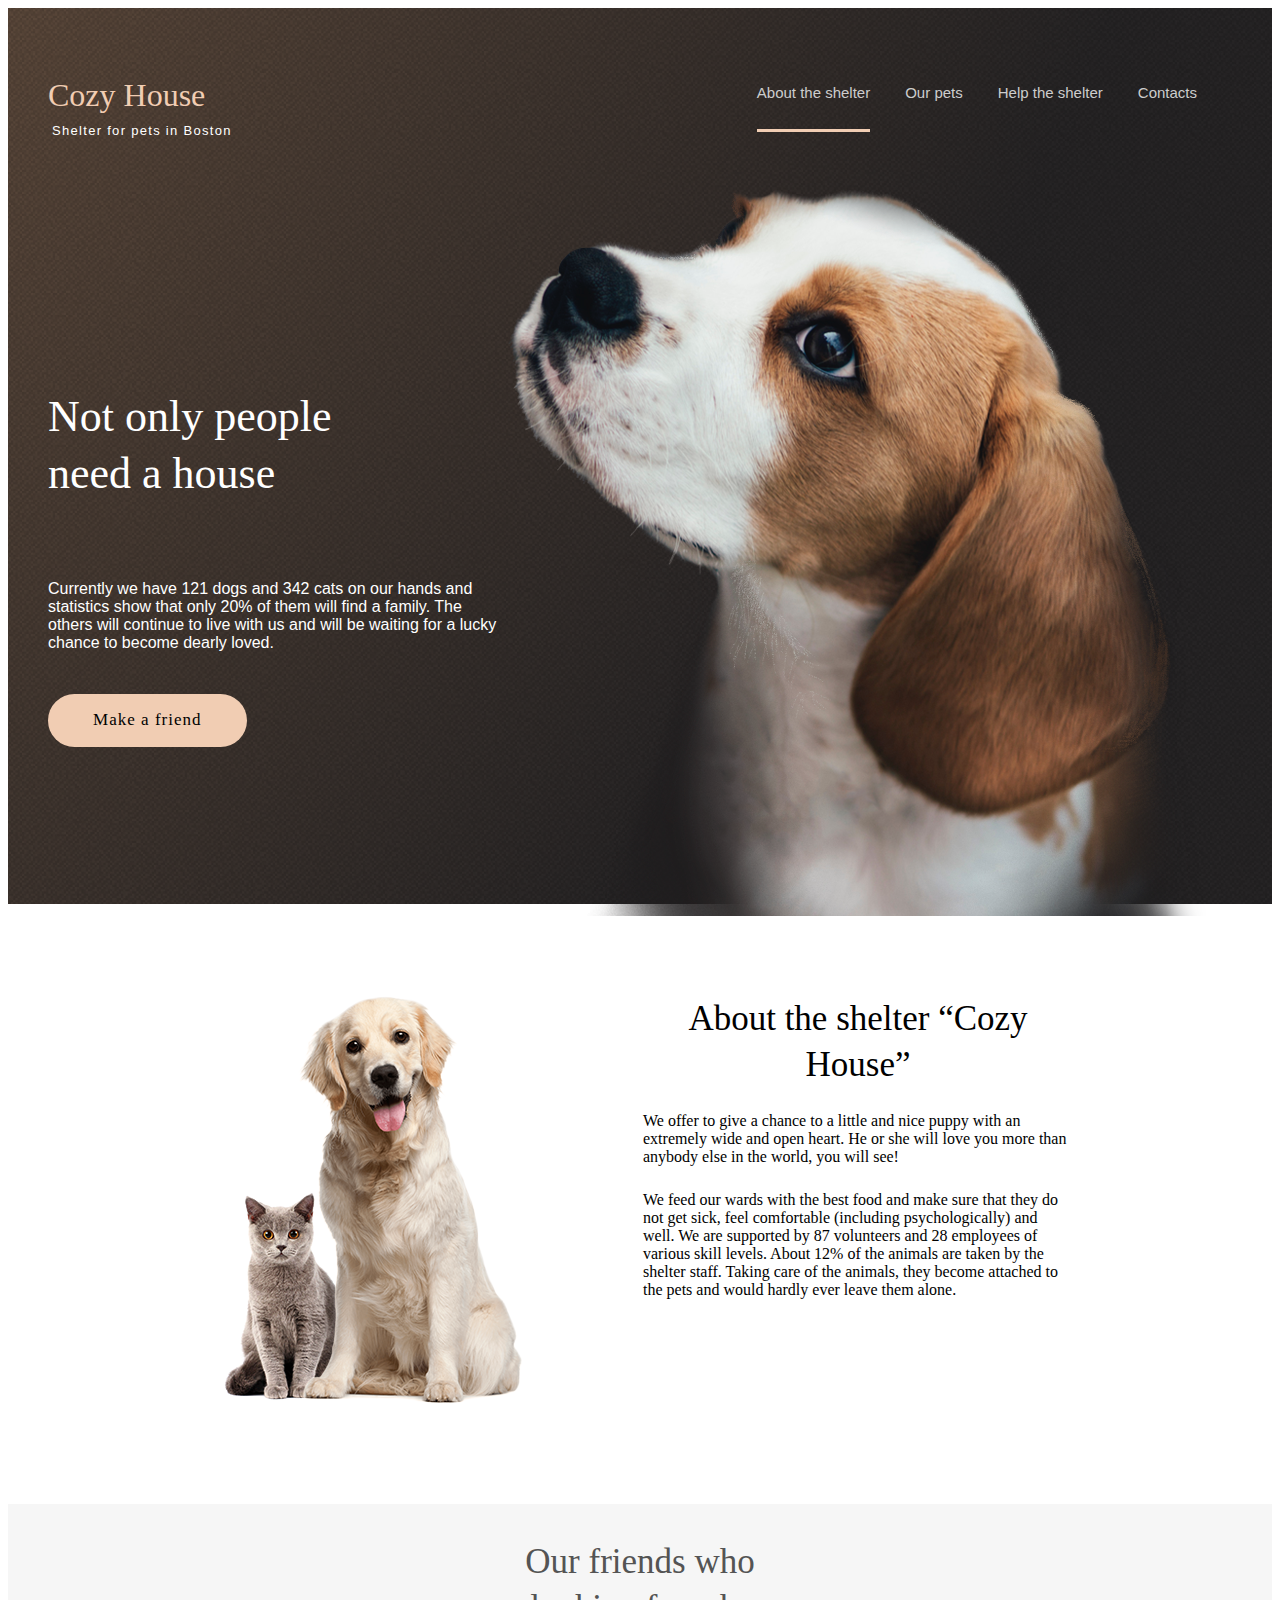
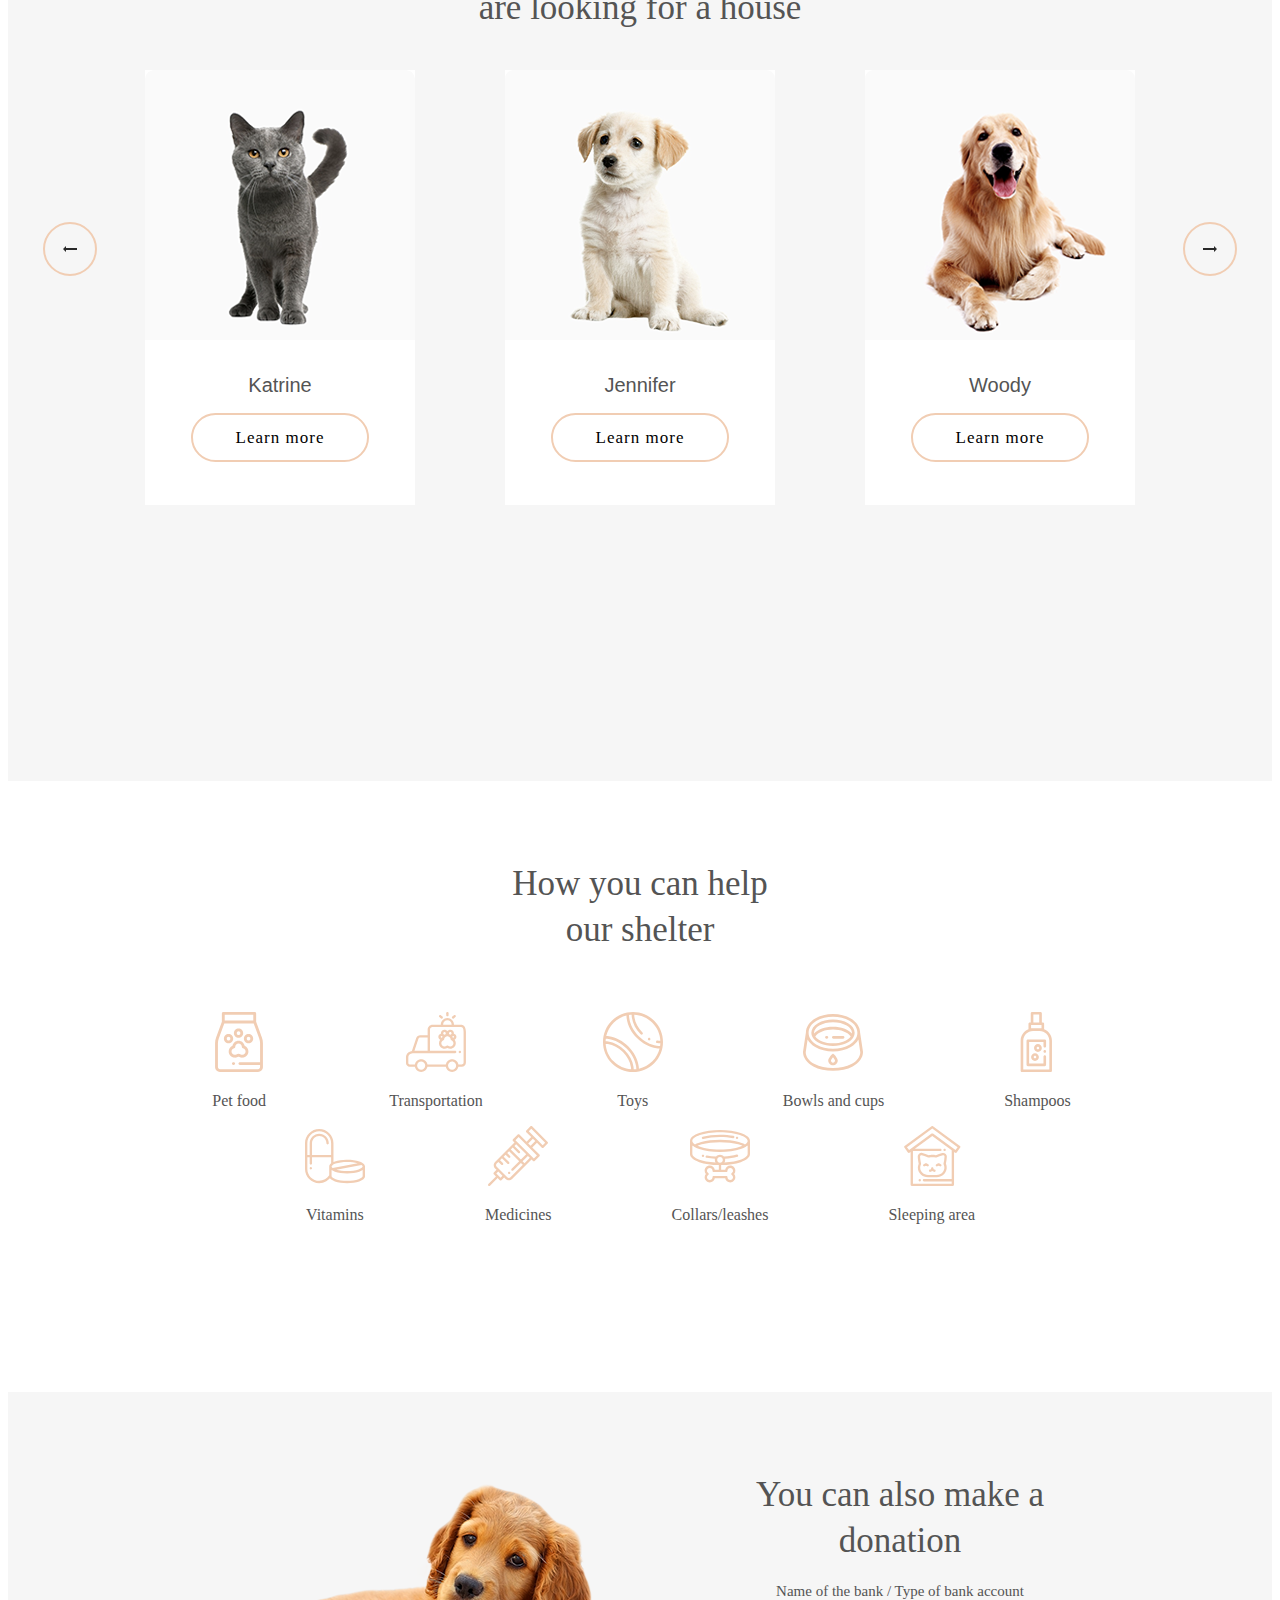
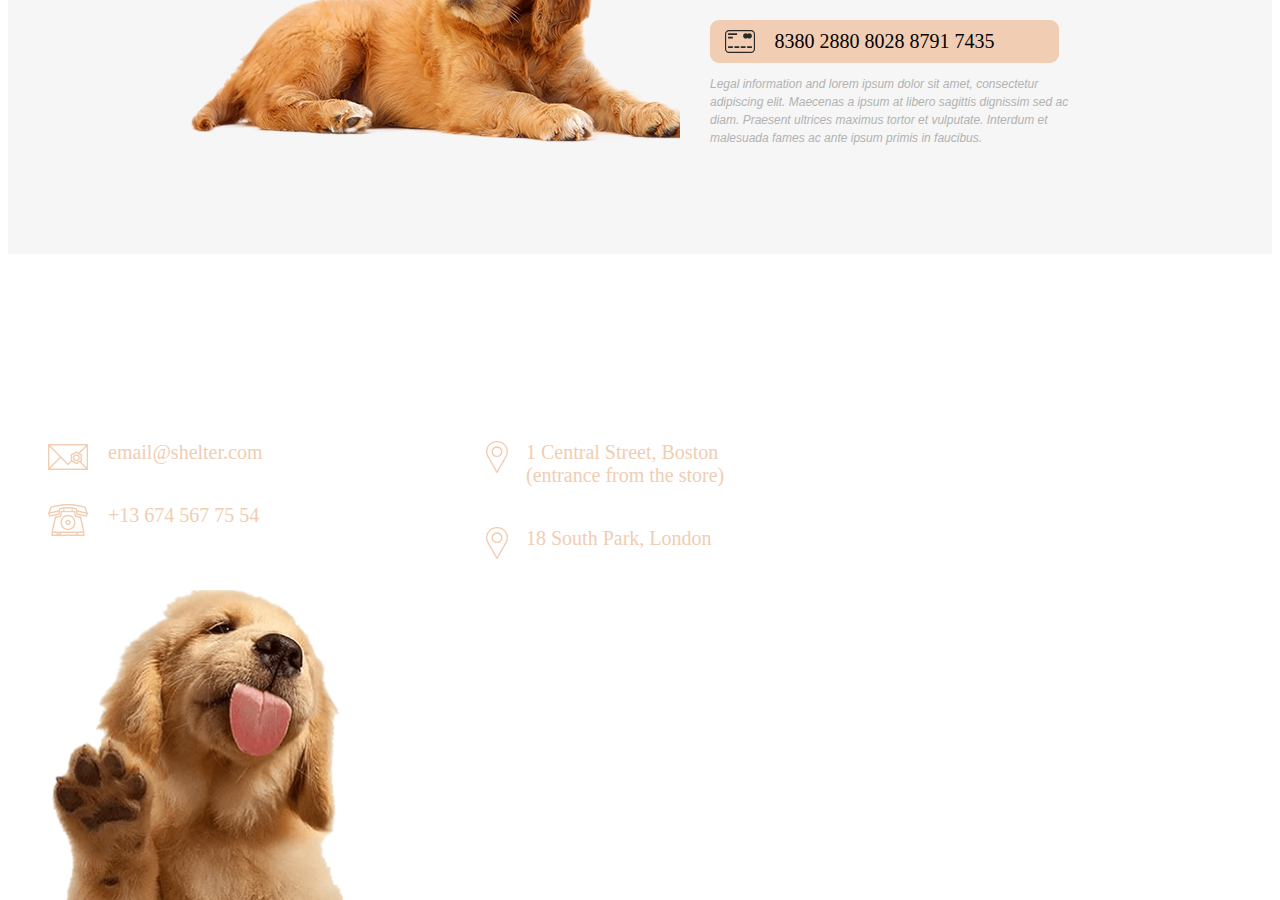
<file: shelter/pages/main/index.html>
<!DOCTYPE html> 
<html><head>
    <title>Shelter</title>
    <meta charset="UTF-8">
    <meta name="viewport" content="width=device-width,initial-scale=1">
    <link rel="stylesheet" href="style.css"
    
    </head>
    <body>
        <div class="Page-content">

    <header>
        <div class="logo">
            <h1 class="title"><a href="../main/index.html">Cozy House</a></h1>
            <p class="subtitle">Shelter for pets in Boston</p>
        </div>
        <ul class="nav_menu">
            <li><a href="index.html">About the shelter</a></li>
            <li><a href="../pets/index.html">Our pets</a></li>
            <li><a href="index.html#help">Help the shelter</a></li>
            <li><a href="index.html#contacts">Contacts</a></li>
        </ul>
    </header>
    <article class="First_page">
<section class="Start-screen-content">
    <div class="Content">
        <h2 class="Heading">Not only people need a house</h2>
        <p class="Subheading">Currently we have 121 dogs and 342 cats on our hands and statistics show that only 20% of them will find a family. The others will continue to live with us and will be waiting for a lucky chance to become dearly loved.</p>
        <a name="button" class="Button_dark" href="index.html#Our_friends">Make a friend</a>
    </div>
    <div class="Start-screen-puppy"></div>
</section>
</article>
<article class="Second_page">
    <section class="About-content">
        <div class="About-pets"></div>
        <div class="Content">
            <h3 class="Heading">About the shelter “Cozy House”</h3>
            <p class="Subheading">We offer to give a chance to a little and nice puppy with an extremely wide and open heart. He or she will love you more than anybody else in the world, you will see!</p>
            <p class="Subheading">We feed our wards with the best food and make sure that they do not get sick, feel comfortable (including psychologically) and well. We are supported by 87 volunteers and 28 employees of various skill levels. About 12% of the animals are taken by the shelter staff. Taking care of the animals, they become attached to the pets and would hardly ever leave them alone.</p>
        </div>
    </section>
</article>
<article class="Third_page">
    <section class="Pets-content">
            <div class="Content">
            <h3 class="Heading">Our friends who<br>are looking for a house</h3>
            <div class="Slider">
                <div class="Card">
                    <img src="../../assets/images/pets-katrine.png">
                    <p>Katrine</p>
                    <a name="button" class="Button_light" href="#">Learn more</a>
                </div>
                <div class="Card">
                    <img src="../../assets/images/pets-jennifer.png">
                    <p>Jennifer</p>
                    <a name="button" class="Button_light" href="#">Learn more</a>
                </div>
                <div class="Card">
                    <img src="../../assets/images/pets-woody.png">
                    <p>Woody</p>
                    <a name="button" class="Button_light" href="#">Learn more</a>
                </div>
            </div>
        </div>
    </section>
</article>
<article class="Fourth_page" id="help">
    <section class="Help-content">
        <h3 class="Heading">How you can help<br>our shelter</h3>
        <div class="List">
            <div><img src="../../assets/images/icon-pet-food.svg"/>
              <p>Pet food</p>
            </div>
            <div><img src="../../assets/images/icon-transportation.svg"/>
              <p>Transportation</p>
            </div>            
             <div><img src="../../assets/images/icon-toys.svg"/>
              <p>Toys</p>
            </div>
            <div><img src="../../assets/images/icon-bowls-and-cups.svg"/>
              <p>Bowls and cups</p>
            </div>
             <div><img src="../../assets/images/icon-shampoos.svg"/>
              <p>Shampoos</p>
            </div>      
            <div><img src="../../assets/images/icon-vitamins.svg"/>
              <p>Vitamins</p>
            </div>
            <div><img src="../../assets/images/icon-medicines.svg"/>
              <p>Medicines</p>
            </div>
            <div><img src="../../assets/images/icon-collars-leashes.svg"/>
              <p>Collars/leashes</p>
            </div>
            <div><img src="../../assets/images/icon-sleeping-area.svg"/>
              <p>Sleeping area</p>
            </div>
                                         
        </div>
    </section>
</article>
<article class="Fifth_page">
    <section class="Donation">
        <div class="Donation-dog"></div>
        <div class="Content">
            <h3 class="Heading">You can also make a donation</h3>
            <p class="Subheading">Name of the bank / Type of bank account</p>
            <div class="Credit-card-content">
                
                <p>8380 2880 8028 8791 7435</p>
          </div>
          <p class="Legal-information">Legal information and lorem ipsum dolor sit amet, consectetur adipiscing elit. Maecenas a ipsum at libero sagittis dignissim sed ac diam. Praesent ultrices maximus tortor et vulputate. Interdum et malesuada fames ac ante ipsum primis in faucibus.</p>
        </div>
    </section>
</article>
<footer>
    <div class="Footer" id="contacts">
    <div class="Footer-item-1">
        <h3 class="Heading">For questions and suggestions</h3>
        <p class="Subheading email">email@shelter.com</p>
        <p class="Subheading phone">+13 674 567 75 54</p>
    </div>
    <div class="Footer-item-2">
        <h3 class="Heading">We are waiting for your visit</h3>
        <p class="Subheading addr">1 Central Street, Boston (entrance from the store)</p>
        <p class="Subheading addr">18 South Park, London </p>
    </div>
    <div class="Footer-item-image"></div>
</div>
</footer>
        <script>hello()</script>
    </div>
    </body>
</html>
</file>
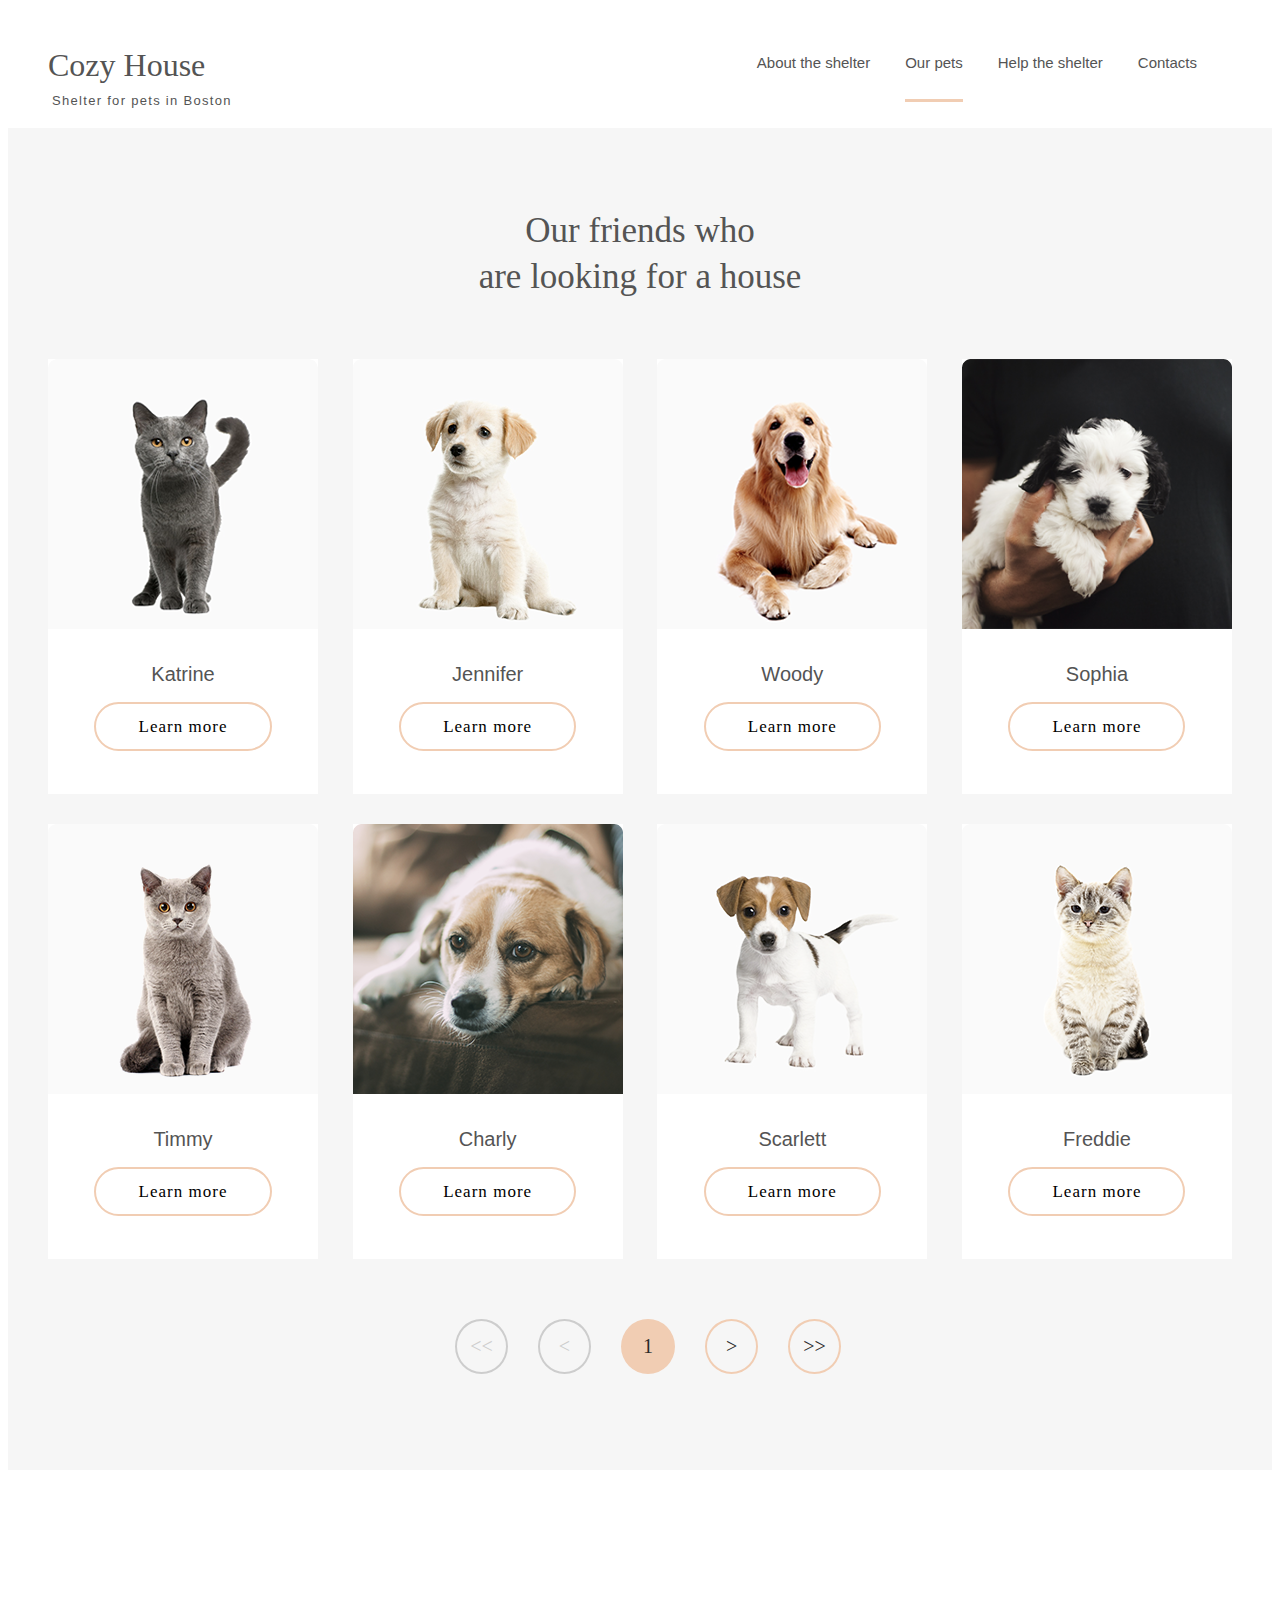
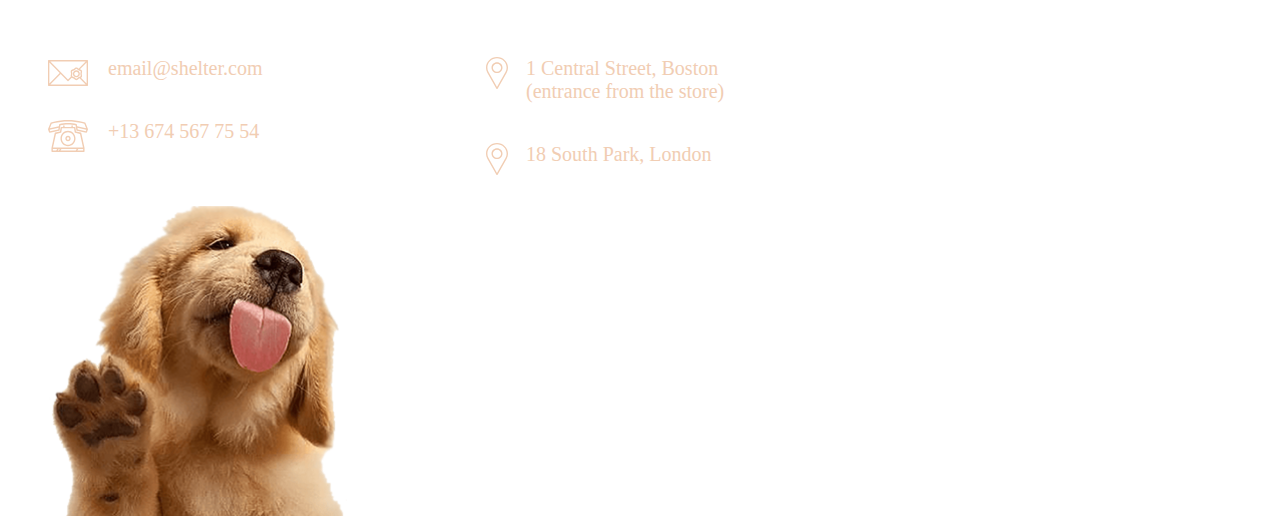
<file: shelter/pages/pets/index.html>
<!DOCTYPE html> 
<html><head>
    <title>Shelter</title>
    <meta charset="UTF-8">
    <meta name="viewport" content="width=device-width,initial-scale=1">
    <link rel="stylesheet" href="style.css"
    
    </head>
    <body>
        <div class="Page-content">
    <header>
        <div class="logo">
            <h1 class="title"><a href="../pets/index.html">Cozy House</a></h1>
            <p class="subtitle">Shelter for pets in Boston</p>
        </div>
        <ul class="nav_menu">
            <li><a href="../main/index.html">About the shelter</a></li>
            <li><a href="../pets/index.html">Our pets</a></li>
            <li><a href="../main/index.html#help">Help the shelter</a></li>
            <li><a href="../main/index.html#contacts">Contacts</a></li>
        </ul>
    </header>
   
<article class="First_page">
    <section class="Pets-content">
            <div class="Content">
            <h3 class="Heading">Our friends who<br>are looking for a house</h3>
            <div class="Slider">
                <div class="Card">
                    <img src="../../assets/images/pets-katrine.png">
                    <p>Katrine</p>
                    <a name="button" class="Button_light" href="#">Learn more</a>
                </div>
                <div class="Card">
                    <img src="../../assets/images/pets-jennifer.png">
                    <p>Jennifer</p>
                    <a name="button" class="Button_light" href="#">Learn more</a>
                </div>
                <div class="Card">
                    <img src="../../assets/images/pets-woody.png">
                    <p>Woody</p>
                    <a name="button" class="Button_light" href="#">Learn more</a>
                </div>
                <div class="Card">
                    <img src="../../assets/images/pets-sophia.png">
                    <p>Sophia</p>
                    <a name="button" class="Button_light" href="#">Learn more</a>
                </div>
                <div class="Card">
                    <img src="../../assets/images/pets-timmy.png">
                    <p>Timmy</p>
                    <a name="button" class="Button_light" href="#">Learn more</a>
                </div>
                <div class="Card">
                    <img src="../../assets/images/pets-charly.png">
                    <p>Charly</p>
                    <a name="button" class="Button_light" href="#">Learn more</a>
                </div>
                <div class="Card">
                    <img src="../../assets/images/pets-scarlet.png">
                    <p>Scarlett</p>
                    <a name="button" class="Button_light" href="#">Learn more</a>
                </div>
                <div class="Card">
                    <img src="../../assets/images/pets-freddie.png">
                    <p>Freddie</p>
                    <a name="button" class="Button_light" href="#">Learn more</a>
                </div>
                <div class="Nav">
                    <div class="Start"><<</div>
                    <div class="Back"> <</div>
                    <div class="Page">1</div>
                    <div class="Front"> ></div>
                    <div class="End">>></div>

                </div>
            </div>
        </div>
    </section>
</article>
<footer>
    <div class="Footer" id="contacts">
    <div class="Footer-item-1">
        <h3 class="Heading">For questions and suggestions</h3>
        <p class="Subheading email">email@shelter.com</p>
        <p class="Subheading phone">+13 674 567 75 54</p>
    </div>
    <div class="Footer-item-2">
        <h3 class="Heading">We are waiting for your visit</h3>
        <p class="Subheading addr">1 Central Street, Boston (entrance from the store)</p>
        <p class="Subheading addr">18 South Park, London </p>
    </div>
    <div class="Footer-item-image"></div>
</div>
</footer>
        <script>hello()</script>
    </div>
    </body>
</html>
</file>
<file: shelter/pages/main/style.css>
.Page-content {
  max-width: 1280px;
  margin: auto;
  position: relative;
}

article.First_page {
  left: 0;
  right: 0;
  top: 0;
  position: absolute;
  background-image: url("../../assets/images/start-screen-gradient-background.png");
  background-repeat: no-repeat;
  background-position: center center;
  background-attachment: fixed;
  background-size: cover;
  height: 908px;
  z-index: 1;
}

article.Second_page {
  left: 0;
  right: 0;
  top: 908px;
  position: absolute;
  background: #fff;
  height: 588px;
  z-index: 1;
}

article.Third_page {
  left: 0;
  right: 0;
  top: 1496px;
  position: absolute;
  background: #F6F6F6;
  height: 877px;
  z-index: 1;
  text-align: center;
}

article.Fourth_page {
  left: 0;
  right: 0;
  top: 2373px;
  position: absolute;
  background: #fff;
  height: 611px;
  z-index: 1;
  text-align: center;
}

article.Fifth_page {
  left: 0;
  right: 0;
  top: 2984px;
  position: absolute;
  background: #F6F6F6;
  height: 462px;
  z-index: 1;
  text-align: center;
}

h2 {
  font-family: Georgia, "Times New Roman", Times, serif;
  font-style: normal;
  font-size: 44px;
  font-weight: 400;
  color: white;
  line-height: 130%;
}

h3 {
  font-family: Georgia, "Times New Roman", Times, serif;
  font-style: normal;
  font-size: 35px;
  font-weight: 400;
  line-height: 130%;
  text-align: center;
}

header {
  left: 0;
  right: 0;
  top: 0;
  max-width: 1280px;
  position: absolute;
  margin: 60px 40px;
  display: flex;
  direction: row;
  justify-content: space-between;
  z-index: 2;
}

.title {
  font-family: Georgia, "Times New Roman", Times, serif;
  font-style: normal;
  font-size: 32px;
  font-weight: 400;
  line-height: 110%;
  color: #F1CDB3;
  margin: 10px 0px;
  position: relative;
  width: fit-content;
}
.title a {
  text-decoration: none;
  color: #F1CDB3;
}

.subtitle {
  font-family: Arial, Helvetica, sans-serif;
  font-style: normal;
  font-weight: 400;
  font-size: 13px;
  color: white;
  line-height: 15px;
  letter-spacing: 0.1em;
  margin: 10px 4px;
  position: relative;
  width: fit-content;
}

ul {
  display: flex;
  flex-direction: row;
  justify-content: space-between;
}
ul a {
  text-decoration: none;
  display: inline-block;
  color: #CDCDCD;
}
ul a:hover {
  color: #fff;
}
ul li {
  list-style: none;
  font-size: 15px;
  margin-right: 35px;
  font-family: Arial, Helvetica, sans-serif;
}
ul li:nth-child(1) {
  border-bottom: 3px solid #F1CDB3;
}

.Button_dark {
  position: relative;
  background-color: #F1CDB3;
  padding: 15px 45px;
  border-radius: 100px;
  text-decoration: none;
  color: #000;
  font-family: Georgia, "Times New Roman", Times, serif;
  font-style: normal;
  font-size: 17px;
  font-weight: 400;
  line-height: 130%;
  letter-spacing: 0.06em;
  width: fit-content;
}
.Button_dark:hover {
  background-color: #FDDCC4;
}

.Start-screen-content {
  display: flex;
  flex-direction: row;
  margin-top: 180px;
}
.Start-screen-content .Content {
  margin-top: 163px;
  margin-left: 40px;
  display: flex;
  flex-direction: column;
  position: relative;
  max-width: 460px;
}
.Start-screen-content .Content .Heading {
  max-width: 310px;
}
.Start-screen-content .Content .Subheading {
  margin: 42px 0;
  font-family: Arial, Helvetica, sans-serif;
  color: #fff;
}
.Start-screen-content .Start-screen-puppy {
  position: relative;
  width: 698px;
  height: 728px;
  background-image: url("../../assets/images/start-screen-puppy.png");
}

.About-content {
  display: flex;
  flex-direction: row;
  margin: 80px 40px 100px;
}
.About-content .Heading, .About-content .Subheading {
  color: #000;
  margin-bottom: 25px;
  margin-top: 0;
}
.About-content .Content {
  display: flex;
  flex-direction: column;
  position: relative;
  max-width: 430px;
}
.About-content .About-pets {
  position: relative;
  width: 300px;
  height: 408px;
  margin-left: 175px;
  margin-right: 120px;
  background-image: url("../../assets/images/about-pets.png");
}

.Button_light {
  position: relative;
  background-color: #F1CDB3;
  padding: 15px 45px;
  border-radius: 100px;
  text-decoration: none;
  color: #000;
  font-family: Georgia, "Times New Roman", Times, serif;
  font-style: normal;
  font-size: 17px;
  font-weight: 400;
  line-height: 130%;
  letter-spacing: 0.06em;
  width: fit-content;
  border: 2px solid #F1CDB3;
  background-color: #fff;
  padding: 13px 42px;
}
.Button_light:hover {
  background-color: #FDDCC4;
}

.Pets-content {
  max-width: 1280px;
}
.Pets-content .Content {
  position: relative;
  margin: auto;
  text-align: center;
  color: #545454;
}
.Pets-content .Content .Slider {
  margin: 40px 60px;
  display: flex;
  flex-direction: row;
  justify-content: center;
}
.Pets-content .Content .Slider .Card {
  margin-left: 45px;
  margin-right: 45px;
  background-color: #fff;
  height: 435px;
  width: 270px;
}
.Pets-content .Content .Slider .Card p {
  position: relative;
  font-family: Arial, Helvetica, sans-serif;
  font-size: 20px;
  line-height: 23px;
  margin: 30px 0 0 0;
}
.Pets-content .Content .Slider .Card img {
  margin: 0;
}
.Pets-content .Content .Slider .Card .Button_light {
  top: 30px;
}
.Pets-content .Content .Slider:before {
  content: "";
  background-image: url("../../assets/images/Arrow-left.svg");
  background-repeat: no-repeat;
  background-position: center center;
  border: 2px solid #F1CDB3;
  border-radius: 50%;
  width: 50px;
  height: 50px;
  left: 20px;
  top: 50%;
  position: absolute;
  display: inline-block;
  z-index: 4;
  margin: 0 15px;
}
.Pets-content .Content .Slider:hover::before {
  background-color: #FDDCC4;
}
.Pets-content .Content .Slider:after {
  content: "";
  background-image: url("../../assets/images/Arrow-right.svg");
  background-repeat: no-repeat;
  background-position: center center;
  border: 2px solid #F1CDB3;
  border-radius: 50%;
  width: 50px;
  height: 50px;
  right: 20px;
  top: 50%;
  position: absolute;
  display: inline-block;
  z-index: 4;
  margin: 0 15px;
}
.Pets-content .Content .Slider:hover::after {
  background-color: #FDDCC4;
}

.Help-content {
  position: relative;
  margin: 80px 40px 100px 40px;
  color: #545454;
  max-width: 1200px;
  text-align: center;
}
.Help-content h3 {
  text-align: center;
  margin-bottom: 60px;
}
.Help-content .List {
  position: relative;
  display: flex;
  flex-wrap: wrap;
  flex-direction: row;
  justify-content: center;
  margin-left: 60px;
  margin-right: 60px;
}
.Help-content .List div {
  margin-left: 60px;
  margin-right: 60px;
}

.Donation {
  margin: 80px 182px 100px 183px;
  display: flex;
  flex-direction: row;
  max-width: 915px;
}
.Donation .Heading, .Donation .Subheading {
  color: #545454;
  margin: 0 0 20px 0;
}
.Donation .Subheading {
  font-size: 15px;
  line-height: 110%;
}
.Donation .Content {
  display: flex;
  flex-direction: column;
  position: relative;
  max-width: 380px;
}
.Donation .Content .Credit-card-content {
  position: relative;
  max-width: 349px;
  background-color: #F1CDB3;
  border-radius: 9px;
  font-family: Georgia, "Times New Roman", Times, serif;
  font-style: normal;
  font-weight: 400;
  font-size: 20px;
  line-height: 115%;
  padding: 10px 0;
  display: inline;
}
.Donation .Content .Credit-card-content p {
  padding: 0;
  margin: 0;
}
.Donation .Content .Credit-card-content p:before {
  content: "";
  background-image: url("../../assets/images/credit-card.svg");
  width: 30px;
  height: 23px;
  left: 0;
  position: absolute;
  display: inline-block;
  z-index: 3;
  margin: 0 15px;
}
.Donation .Content .Legal-information {
  color: #B2B2B2;
  font-family: Arial, Helvetica, sans-serif;
  font-style: italic;
  font-weight: 400;
  font-size: 12px;
  line-height: 18px;
  text-align: left;
}
.Donation .Donation-dog {
  position: relative;
  width: 505px;
  height: 261px;
  margin: 11px 30px 10px 0;
  background-image: url("../../assets/images/donation-dog.png");
}

footer {
  padding: 40px 40px 0px 40px;
  left: 0;
  right: 0;
  top: 3446px;
  position: absolute;
  background-image: url("../../assets/images/start-screen-gradient-background.png");
  background-repeat: no-repeat;
  background-position: center center;
  background-attachment: fixed;
  background-size: cover;
  height: 310px;
  z-index: 1;
}
footer .Footer {
  display: flex;
  flex-direction: row;
  flex-wrap: wrap;
  max-width: 1200px;
  padding: 0;
  margin: 0;
}
footer .Footer .Footer-item-1 {
  margin-right: 160px;
  max-width: 278px;
}
footer .Footer .Footer-item-1 .Heading {
  font-family: Georgia, "Times New Roman", Times, serif;
  color: #fff;
  text-align: left;
  margin: 16px 0 40px 0;
}
footer .Footer .Footer-item-1 .Subheading {
  font-family: Georgia, "Times New Roman", Times, serif;
  font-style: normal;
  font-weight: 400;
  font-size: 20px;
  line-height: 115%;
  color: #F1CDB3;
  margin-bottom: 40px;
}
footer .Footer .Footer-item-1 .email {
  position: relative;
  margin: 0 0 40px 60px;
}
footer .Footer .Footer-item-1 .email:before {
  content: "";
  background-image: url("../../assets/images/icon-email.svg");
  width: 40px;
  height: 32px;
  left: -60px;
  position: absolute;
  display: inline-block;
  z-index: 3;
  margin: 0;
}
footer .Footer .Footer-item-1 .phone {
  position: relative;
  margin: 0 0 40px 60px;
}
footer .Footer .Footer-item-1 .phone:before {
  content: "";
  background-image: url("../../assets/images/icon-phone.svg");
  width: 40px;
  height: 32px;
  left: -60px;
  position: absolute;
  display: inline-block;
  z-index: 3;
  margin: 0;
}
footer .Footer .Footer-item-2 {
  margin-right: 160px;
  max-width: 302px;
}
footer .Footer .Footer-item-2 .Heading {
  font-family: Georgia, "Times New Roman", Times, serif;
  color: #fff;
  text-align: left;
  margin: 16px 0 40px 0;
}
footer .Footer .Footer-item-2 .Subheading {
  font-family: "Georgia";
  font-style: normal;
  font-weight: 400;
  font-size: 20px;
  line-height: 115%;
  color: #F1CDB3;
}
footer .Footer .Footer-item-2 .addr {
  position: relative;
  margin: 0 0 40px 40px;
}
footer .Footer .Footer-item-2 .addr:before {
  content: "";
  background-image: url("../../assets/images/icon-marker.svg");
  width: 22px;
  height: 32px;
  left: -40px;
  position: absolute;
  display: inline-block;
  z-index: 3;
  margin: 0;
}
footer .Footer-item-image {
  position: relative;
  width: 300px;
  height: 310px;
  background-image: url("../../assets/images/footer-puppy.png");
}

/*# sourceMappingURL=style.css.map */
</file>
<file: shelter/pages/pets/style.css>
.Page-content {
  max-width: 1280px;
  margin: auto;
  position: relative;
}

article.First_page {
  left: 0;
  right: 0;
  top: 120px;
  position: absolute;
  background: #F6F6F6;
  height: 1342px;
  z-index: 1;
  text-align: center;
}


h2 {
  font-family: Georgia, "Times New Roman", Times, serif;
  font-style: normal;
  font-size: 44px;
  font-weight: 400;
  color: white;
  line-height: 130%;
}

h3 {
  font-family: Georgia, "Times New Roman", Times, serif;
  font-style: normal;
  font-size: 35px;
  font-weight: 400;
  line-height: 130%;
  text-align: center;
}

header {
  left: 0;
  right: 0;
  top: 0;
  max-width: 1280px;
  position: absolute;
  margin: 30px 40px;
  display: flex;
  direction: row;
  justify-content: space-between;
  z-index: 2;
  background: #fff;
}

.title {
  font-family: Georgia, "Times New Roman", Times, serif;
  font-style: normal;
  font-size: 32px;
  font-weight: 400;
  line-height: 110%;
  color: #545454;
  margin: 10px 0px;
  position: relative;
  width: fit-content;
}
.title a {
  text-decoration: none;
  color: #545454;
}

.subtitle {
  font-family: Arial, Helvetica, sans-serif;
  font-style: normal;
  font-weight: 400;
  font-size: 13px;
  color: #545454;
  line-height: 15px;
  letter-spacing: 0.1em;
  margin: 10px 4px;
  position: relative;
  width: fit-content;
}

ul {
  display: flex;
  flex-direction: row;
  justify-content: space-between;
}
ul a {
  text-decoration: none;
  display: inline-block;
  color: #545454;
}
ul a:hover {
  color: #292929;
}
ul li {
  list-style: none;
  font-size: 15px;
  margin-right: 35px;
  font-family: Arial, Helvetica, sans-serif;
}
ul li:nth-child(2) {
  border-bottom: 3px solid #F1CDB3;
}

.Button_dark {
  position: relative;
  background-color: #F1CDB3;
  padding: 15px 45px;
  border-radius: 100px;
  text-decoration: none;
  color: #000;
  font-family: Georgia, "Times New Roman", Times, serif;
  font-style: normal;
  font-size: 17px;
  font-weight: 400;
  line-height: 130%;
  letter-spacing: 0.06em;
  width: fit-content;
}
.Button_dark:hover {
  background-color: #FDDCC4;
}

.Button_light {
  position: relative;
  background-color: #F1CDB3;
  padding: 15px 45px;
  border-radius: 100px;
  text-decoration: none;
  color: #000;
  font-family: Georgia, "Times New Roman", Times, serif;
  font-style: normal;
  font-size: 17px;
  font-weight: 400;
  line-height: 130%;
  letter-spacing: 0.06em;
  width: fit-content;
  border: 2px solid #F1CDB3;
  background-color: #fff;
  padding: 13px 42px;
}
.Button_light:hover {
  background-color: #FDDCC4;
}

.Pets-content {
  max-width: 1280px;
}
.Pets-content .Content {
  position: relative;
  margin: auto;
  text-align: center;
  color: #545454;
}
.Pets-content .Content .Heading {
  margin: 80px 0 45px 0;
}
.Pets-content .Content .Slider {
  position: relative;
  margin: 0 40px;
  display: flex;
  flex-wrap: wrap;
  flex-direction: row;
  justify-content: space-between;
}
.Pets-content .Content .Slider .Card {
  margin: 15px 0;
  background-color: #fff;
  height: 435px;
  width: 270px;
}
.Pets-content .Content .Slider .Card p {
  position: relative;
  font-family: Arial, Helvetica, sans-serif;
  font-size: 20px;
  line-height: 23px;
  margin: 30px 0 0 0;
}
.Pets-content .Content .Slider .Card img {
  margin: 0;
}
.Pets-content .Content .Slider .Card .Button_light {
  top: 30px;
}
.Pets-content .Content .Slider .Nav {
  width: 1200px;
  margin: auto;
  position: absolute;
  top: 975px;
  display: flex;
  flex-direction: row;
  justify-content: center;
  font-family: Georgia, "Times New Roman", Times, serif;
}
.Pets-content .Content .Slider .Nav .Start {
  font-size: 20px;
  color: #CDCDCD;
  padding: 14px 13px;
  border: 2px solid #CDCDCD;
  border-radius: 50%;
  left: 0px;
  position: relative;
  display: inline-block;
  z-index: 4;
  margin: 0 15px;
}
.Pets-content .Content .Slider .Nav .Start:hover {
  background-color: #FDDCC4;
}
.Pets-content .Content .Slider .Nav .Back {
  font-size: 20px;
  color: #CDCDCD;
  border: 2px solid #CDCDCD;
  border-radius: 50%;
  padding: 14px 19px;
  left: 0px;
  position: relative;
  display: inline-block;
  z-index: 4;
  margin: 0 15px;
}
.Pets-content .Content .Slider .Nav .Back:hover {
  background-color: #FDDCC4;
}
.Pets-content .Content .Slider .Nav .Page {
  font-size: 20px;
  color: #292929;
  border: 2px solid #F1CDB3;
  background-color: #F1CDB3;
  border-radius: 50%;
  padding: 14px 20px;
  left: 0px;
  position: relative;
  display: inline-block;
  z-index: 4;
  margin: 0 15px;
}
.Pets-content .Content .Slider .Nav .Page:hover {
  background-color: #FDDCC4;
}
.Pets-content .Content .Slider .Nav .Front {
  font-size: 20px;
  color: #292929;
  border: 2px solid #F1CDB3;
  border-radius: 50%;
  padding: 14px 19px;
  left: 0px;
  position: relative;
  display: inline-block;
  z-index: 4;
  margin: 0 15px;
}
.Pets-content .Content .Slider .Nav .Front:hover {
  background-color: #FDDCC4;
}
.Pets-content .Content .Slider .Nav .End {
  font-size: 20px;
  color: #292929;
  border: 2px solid #F1CDB3;
  border-radius: 50%;
  padding: 14px 13px;
  position: relative;
  display: inline-block;
  z-index: 4;
  margin: 0 15px;
}
.Pets-content .Content .Slider .Nav .End:hover {
  background-color: #FDDCC4;
}

footer {
  padding: 40px 40px 0px 40px;
  left: 0;
  right: 0;
  top: 1462px;
  position: absolute;
  background-image: url("../../assets/images/start-screen-gradient-background.png");
  background-repeat: no-repeat;
  background-position: center center;
  background-attachment: fixed;
  background-size: cover;
  height: 310px;
  z-index: 1;
}
footer .Footer {
  display: flex;
  flex-direction: row;
  flex-wrap: wrap;
  max-width: 1200px;
  padding: 0;
  margin: 0;
}
footer .Footer .Footer-item-1 {
  margin-right: 160px;
  max-width: 278px;
}
footer .Footer .Footer-item-1 .Heading {
  font-family: Georgia, "Times New Roman", Times, serif;
  color: #fff;
  text-align: left;
  margin: 16px 0 40px 0;
}
footer .Footer .Footer-item-1 .Subheading {
  font-family: "Georgia";
  font-style: normal;
  font-weight: 400;
  font-size: 20px;
  line-height: 115%;
  color: #F1CDB3;
  margin-bottom: 40px;
}
footer .Footer .Footer-item-1 .email {
  position: relative;
  margin: 0 0 40px 60px;
}
footer .Footer .Footer-item-1 .email:before {
  content: "";
  background-image: url("../../assets/images/icon-email.svg");
  width: 40px;
  height: 32px;
  left: -60px;
  position: absolute;
  display: inline-block;
  z-index: 3;
  margin: 0;
}
footer .Footer .Footer-item-1 .phone {
  position: relative;
  margin: 0 0 40px 60px;
}
footer .Footer .Footer-item-1 .phone:before {
  content: "";
  background-image: url("../../assets/images/icon-phone.svg");
  width: 40px;
  height: 32px;
  left: -60px;
  position: absolute;
  display: inline-block;
  z-index: 3;
  margin: 0;
}
footer .Footer .Footer-item-2 {
  margin-right: 160px;
  max-width: 302px;
}
footer .Footer .Footer-item-2 .Heading {
  font-family: Georgia, "Times New Roman", Times, serif;
  color: #fff;
  text-align: left;
  margin: 16px 0 40px 0;
}
footer .Footer .Footer-item-2 .Subheading {
  font-family: "Georgia";
  font-style: normal;
  font-weight: 400;
  font-size: 20px;
  line-height: 115%;
  color: #F1CDB3;
}
footer .Footer .Footer-item-2 .addr {
  position: relative;
  margin: 0 0 40px 40px;
}
footer .Footer .Footer-item-2 .addr:before {
  content: "";
  background-image: url("../../assets/images/icon-marker.svg");
  width: 22px;
  height: 32px;
  left: -40px;
  position: absolute;
  display: inline-block;
  z-index: 3;
  margin: 0;
}
footer .Footer-item-image {
  position: relative;
  width: 300px;
  height: 310px;
  background-image: url("../../assets/images/footer-puppy.png");
}

/*# sourceMappingURL=style.css.map */
</file>
